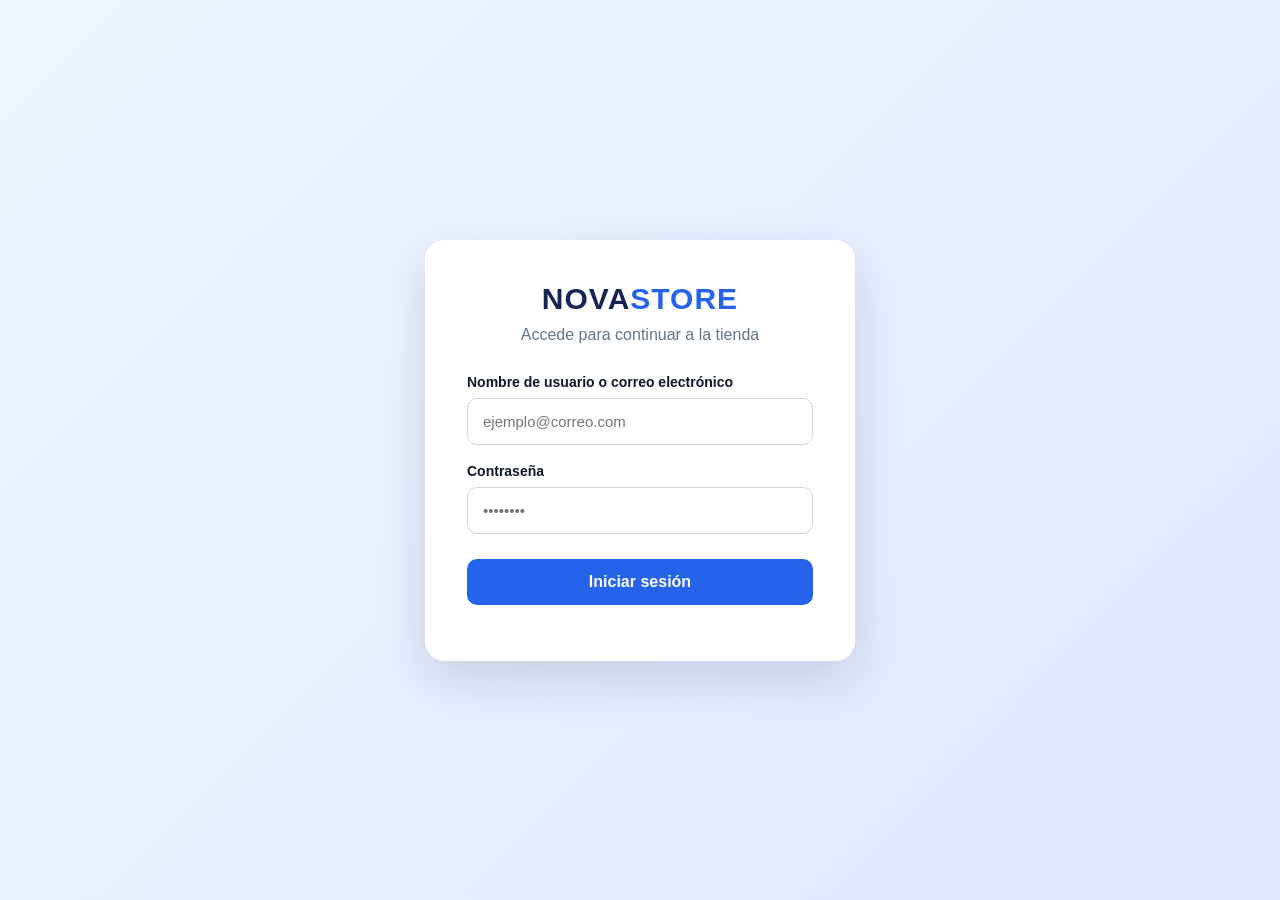
<file: index.html>
<!DOCTYPE html>
<html lang="es">
<head>
    <meta charset="UTF-8">
    <meta name="viewport" content="width=device-width, initial-scale=1.0">
    <title>Nova Store | Inicio</title>
    <meta http-equiv="refresh" content="0; url=login.html">
</head>
<body>
    <p>Redirigiendo al inicio de sesión...</p>
</body>
</html>
</file>
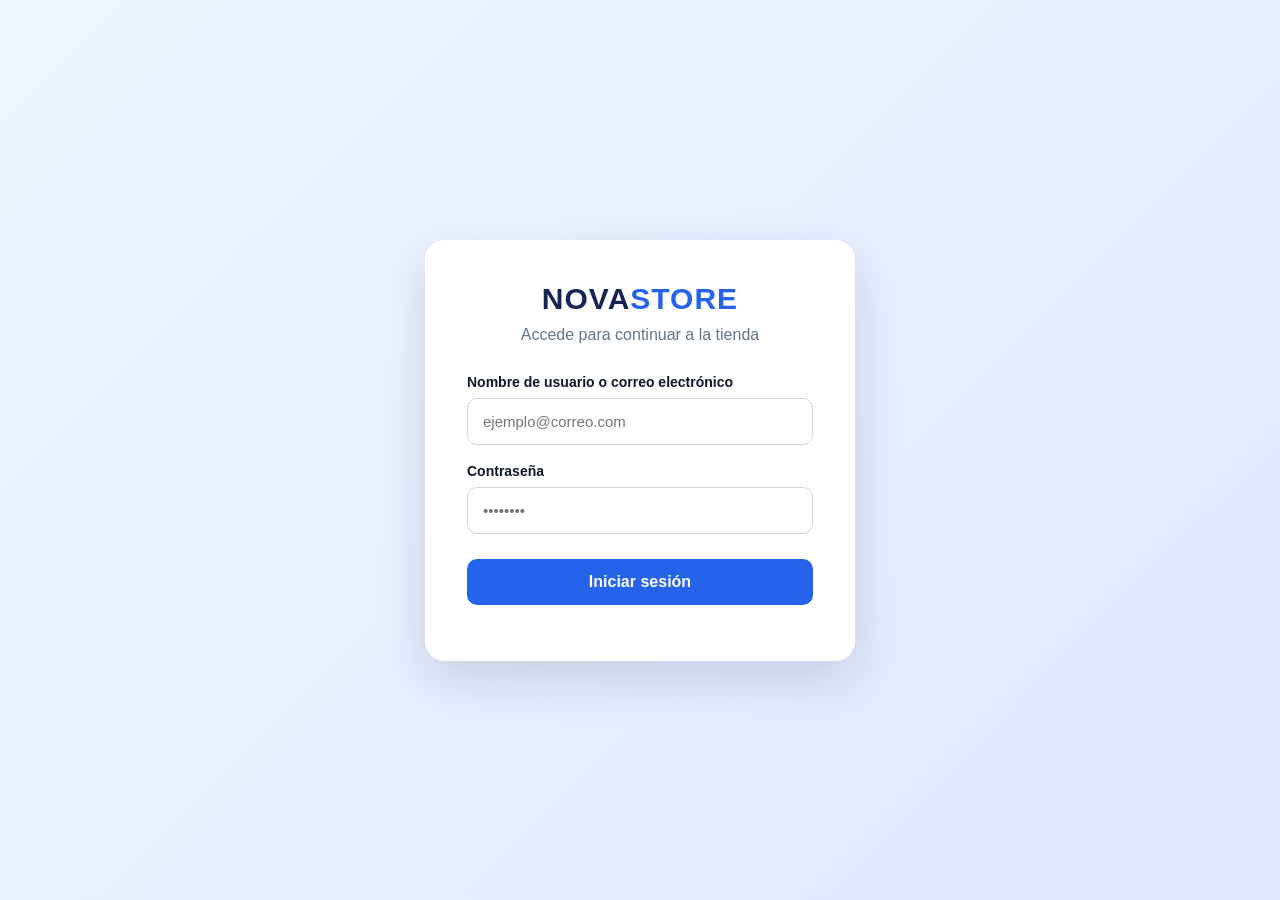
<file: login.html>
<!DOCTYPE html>
<html lang="es">
<head>
    <meta charset="UTF-8">
    <meta name="viewport" content="width=device-width, initial-scale=1.0">
    <title>Nova Store | Iniciar sesión</title>
    <link rel="stylesheet" href="css/estilos.css">
</head>
<body class="login-page">
    <main class="login-card">
        <div class="brand">NOVA<span>STORE</span></div>
        <p class="subtitle">Accede para continuar a la tienda</p>

        <form id="loginForm">
            <label for="usuario">Nombre de usuario o correo electrónico</label>
            <input type="text" id="usuario" placeholder="ejemplo@correo.com" required>

            <label for="password">Contraseña</label>
            <input type="password" id="password" placeholder="••••••••" required>

            <button type="submit" class="btn primary">Iniciar sesión</button>
            <p id="mensaje" class="mensaje"></p>
        </form>
    </main>

    <script>
        document.getElementById("loginForm").addEventListener("submit", function(event) {
            event.preventDefault();

            const usuario = document.getElementById("usuario").value.trim();
            const password = document.getElementById("password").value.trim();
            const mensaje = document.getElementById("mensaje");

            if (usuario && password) {
                window.location.href = "tienda.html";
            } else {
                mensaje.textContent = "Completa todos los campos.";
            }
        });
    </script>
</body>
</html>
</file>
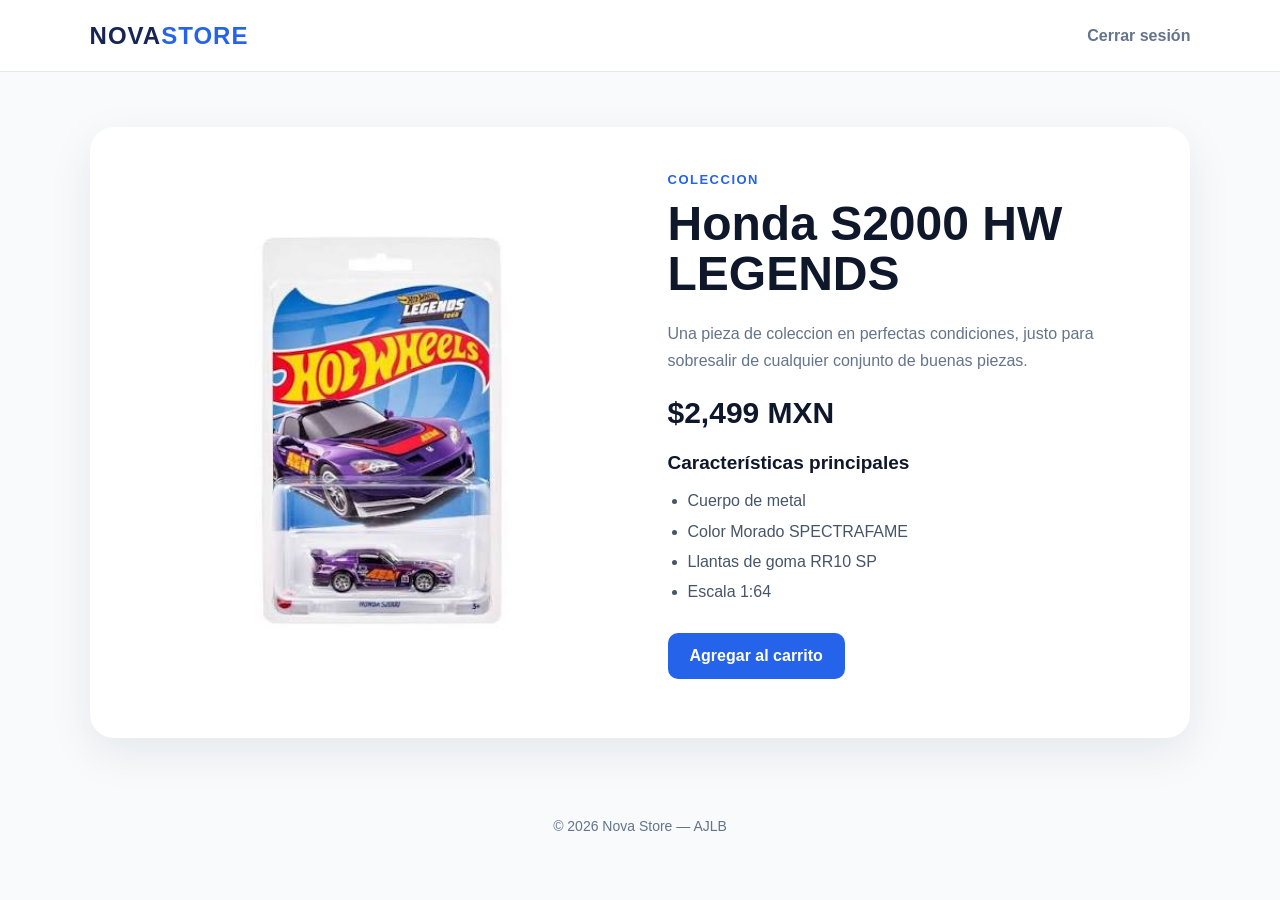
<file: tienda.html>
<!DOCTYPE html>
<html lang="es">
<head>
    <meta charset="UTF-8">
    <meta name="viewport" content="width=device-width, initial-scale=1.0">
    <title>Nova Store | Producto</title>
    <link rel="stylesheet" href="css/estilos.css">
</head>
<body>
    <header class="header">
        <a href="tienda.html" class="logo">NOVA<span>STORE</span></a>
        <a href="login.html" class="logout">Cerrar sesión</a>
    </header>

    <main class="product-container">
        <section class="product-image">
            <img src="img/honda s2000.jpg" alt="Honda S2000 HW LEGENDS">
        </section>

        <section class="product-info">
            <p class="category">COLECCION</p>
            <h1>Honda S2000 HW LEGENDS</h1>
            <p class="description">
                Una pieza de coleccion en perfectas condiciones, 
                justo para sobresalir de cualquier conjunto de buenas piezas.
            </p>

            <div class="price">$2,499 MXN</div>

            <h2>Características principales</h2>
            <ul class="features">
                <li>Cuerpo de metal</li>
                <li>Color Morado SPECTRAFAME</li>
                <li>Llantas de goma RR10 SP</li>
                <li>Escala 1:64</li>
            </ul>

            <button class="btn primary" id="buyButton">Agregar al carrito</button>
            <p id="cartMessage" class="cart-message"></p>
        </section>
    </main>

    <footer>
        <p>© 2026 Nova Store — AJLB </p>
    </footer>

    <script>
        document.getElementById("buyButton").addEventListener("click", function() {
            document.getElementById("cartMessage").textContent =
                "✓ Producto agregado al carrito.";
        });
    </script>
</body>
</html>
</file>
<file: css/estilos.css>
* {
    box-sizing: border-box;
    margin: 0;
    padding: 0;
}

:root {
    --azul: #2563eb;
    --azul-oscuro: #172554;
    --fondo: #f8fafc;
    --texto: #0f172a;
    --gris: #64748b;
    --blanco: #ffffff;
}

body {
    font-family: Arial, Helvetica, sans-serif;
    background: var(--fondo);
    color: var(--texto);
    min-height: 100vh;
}

/* LOGIN */
.login-page {
    display: flex;
    align-items: center;
    justify-content: center;
    padding: 25px;
    background: linear-gradient(135deg, #eff6ff, #e0e7ff);
}

.login-card {
    width: min(430px, 100%);
    background: var(--blanco);
    padding: 42px;
    border-radius: 20px;
    box-shadow: 0 18px 50px rgba(15, 23, 42, 0.14);
}

.brand,
.logo {
    font-weight: 800;
    letter-spacing: 1px;
    color: var(--azul-oscuro);
}

.brand {
    text-align: center;
    font-size: 30px;
}

.brand span,
.logo span {
    color: var(--azul);
}

.subtitle {
    text-align: center;
    color: var(--gris);
    margin: 10px 0 30px;
}

label {
    display: block;
    font-weight: 700;
    margin: 18px 0 8px;
    font-size: 14px;
}

input {
    width: 100%;
    padding: 14px 15px;
    border: 1px solid #cbd5e1;
    border-radius: 10px;
    font-size: 15px;
    outline: none;
}

input:focus {
    border-color: var(--azul);
    box-shadow: 0 0 0 3px rgba(37, 99, 235, 0.12);
}

.btn {
    border: 0;
    border-radius: 10px;
    padding: 14px 22px;
    font-size: 16px;
    font-weight: 700;
    cursor: pointer;
    transition: transform 0.2s, opacity 0.2s;
}

.btn:hover {
    transform: translateY(-2px);
    opacity: 0.94;
}

.primary {
    background: var(--azul);
    color: white;
}

.login-card .btn {
    width: 100%;
    margin-top: 25px;
}

.mensaje,
.cart-message {
    margin-top: 14px;
    color: #dc2626;
    text-align: center;
}

/* TIENDA */
.header {
    background: white;
    min-height: 72px;
    padding: 0 7%;
    display: flex;
    align-items: center;
    justify-content: space-between;
    border-bottom: 1px solid #e2e8f0;
}

.logo {
    text-decoration: none;
    font-size: 24px;
}

.logout {
    color: var(--gris);
    text-decoration: none;
    font-weight: 600;
}

.logout:hover {
    color: var(--azul);
}

.product-container {
    width: min(1100px, 92%);
    margin: 55px auto;
    background: white;
    border-radius: 24px;
    padding: 45px;
    display: grid;
    grid-template-columns: 1fr 1fr;
    gap: 55px;
    align-items: center;
    box-shadow: 0 15px 45px rgba(15, 23, 42, 0.08);
}

.product-image img {
    display: block;
    width: 100%;
    border-radius: 18px;
}

.category {
    color: var(--azul);
    font-size: 13px;
    font-weight: 800;
    letter-spacing: 1.5px;
    margin-bottom: 12px;
}

h1 {
    font-size: clamp(32px, 5vw, 48px);
    line-height: 1.05;
    margin-bottom: 20px;
}

.description {
    color: var(--gris);
    line-height: 1.7;
    margin-bottom: 20px;
}

.price {
    font-size: 30px;
    font-weight: 800;
    margin: 22px 0;
}

h2 {
    font-size: 19px;
    margin-bottom: 12px;
}

.features {
    padding-left: 20px;
    color: #475569;
    line-height: 1.9;
    margin-bottom: 25px;
}

.cart-message {
    color: #16a34a;
    text-align: left;
}

footer {
    text-align: center;
    color: var(--gris);
    padding: 25px;
    font-size: 14px;
}

@media (max-width: 800px) {
    .product-container {
        grid-template-columns: 1fr;
        padding: 25px;
        gap: 30px;
        margin: 30px auto;
    }

    .login-card {
        padding: 30px 24px;
    }

    .header {
        padding: 0 5%;
    }
}
</file>
